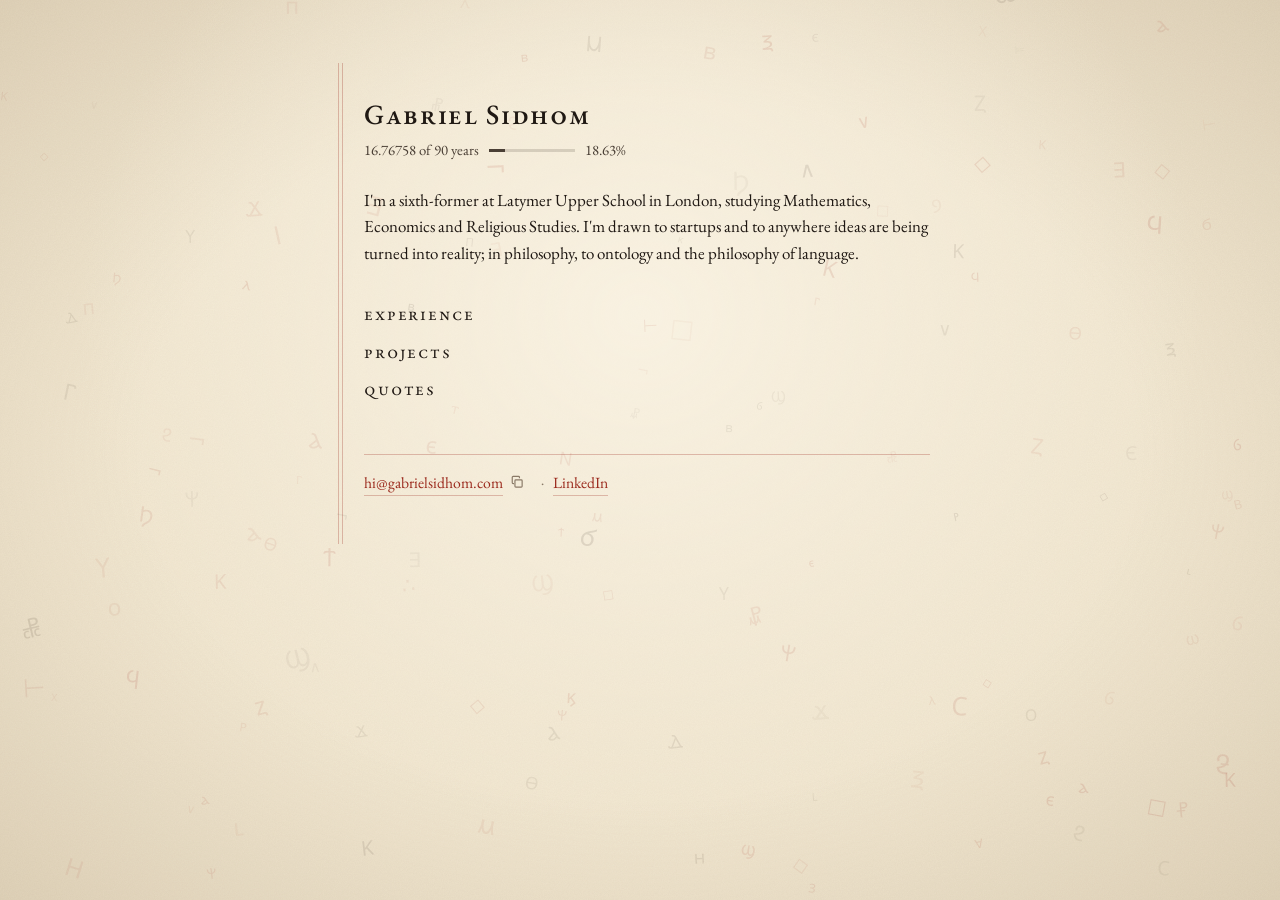
<file: index.html>
<!doctype html>
<html lang="en-GB">
<head>
<meta charset="utf-8">
<meta name="viewport" content="width=device-width, initial-scale=1">
<title>Gabriel Sidhom</title>
<meta name="description" content="Gabriel Sidhom: philosophy, startups and ideas turned into reality.">
<meta property="og:type" content="website">
<meta property="og:title" content="Gabriel Sidhom">
<meta property="og:description" content="Gabriel Sidhom: philosophy, startups and ideas turned into reality.">
<meta property="og:image" content="https://gabrielsidhom.com/og.png">
<meta name="twitter:card" content="summary_large_image">
<meta name="theme-color" content="#f2e8d2">
<link rel="icon" type="image/png" href="favicon.png">
<link rel="apple-touch-icon" href="apple-touch-icon.png">
<link rel="preconnect" href="https://fonts.googleapis.com">
<link rel="preconnect" href="https://fonts.gstatic.com" crossorigin>
<link rel="stylesheet" href="https://fonts.googleapis.com/css2?family=EB+Garamond:ital,wght@0,400;0,500;0,600;1,400;1,500&family=Noto+Sans+Coptic&display=swap">
<link rel="stylesheet" href="assets/site.css">
</head>
<body>
<canvas id="glyphs" aria-hidden="true"></canvas>
<main class="leaf">
  <header class="title">
    <div class="who">
      <h1 class="name">Gabriel Sidhom</h1>
      <p class="life" id="life" aria-hidden="true"><span class="txt"><span class="yrs">0.00000</span> of 90 years</span><span class="bar"><span class="fill"></span></span><span class="pct">0.00%</span></p>
    </div>
  </header>

  <div class="about">
    <p>I'm a sixth-former at Latymer Upper School in London, studying Mathematics, Economics and Religious Studies. I'm drawn to startups and to anywhere ideas are being turned into reality; in philosophy, to ontology and the philosophy of language.</p>
  </div>

  <nav class="contents" aria-label="Pages">
    <a href="experience/" data-go="experience">Experience</a>
    <a href="projects/" data-go="projects">Projects</a>
    <a href="quotes/" data-go="quotes">Quotes</a>
  </nav>

  <footer class="foot">
    <span class="mail" data-mail-slot><noscript>hi [at] gabrielsidhom.com</noscript></span>
    <span class="sep" aria-hidden="true">·</span>
    <a href="https://www.linkedin.com/in/gabrielsidhom" rel="noopener">LinkedIn</a>
  </footer>
</main>
<script src="assets/site.js" defer></script>
</body>
</html>
</file>
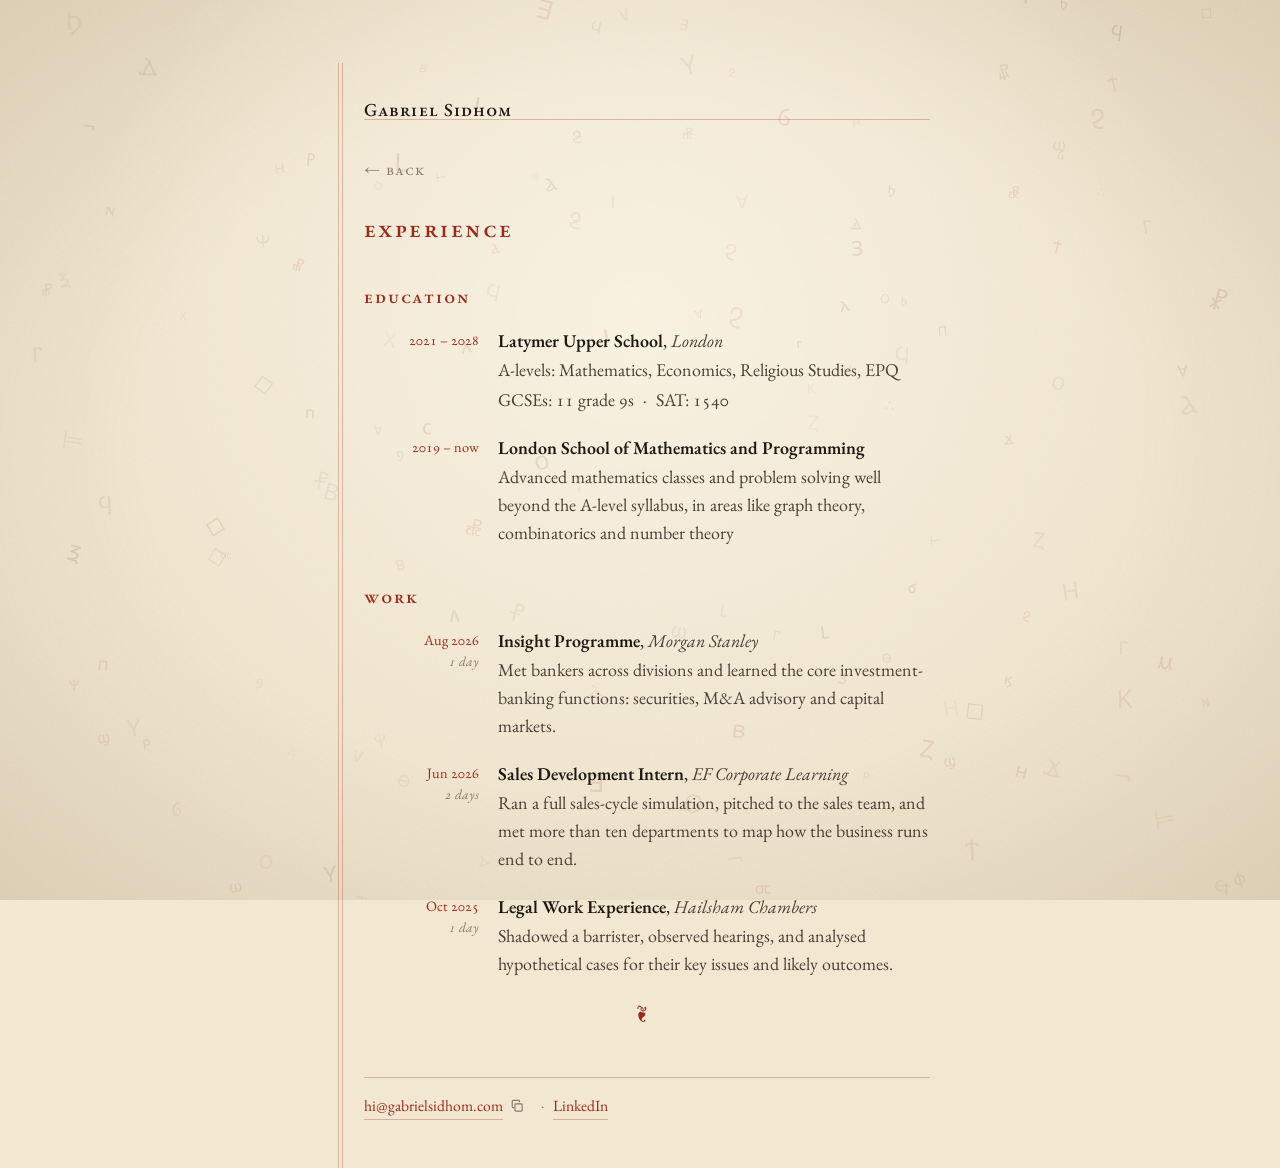
<file: experience/index.html>
<!doctype html>
<html lang="en-GB">
<head>
<meta charset="utf-8">
<meta name="viewport" content="width=device-width, initial-scale=1">
<title>Experience · Gabriel Sidhom</title>
<meta name="description" content="Gabriel Sidhom: philosophy, startups and ideas turned into reality.">
<meta property="og:type" content="website">
<meta property="og:title" content="Experience · Gabriel Sidhom">
<meta property="og:description" content="Gabriel Sidhom: philosophy, startups and ideas turned into reality.">
<meta property="og:image" content="https://gabrielsidhom.com/og.png">
<meta name="twitter:card" content="summary_large_image">
<meta name="theme-color" content="#f2e8d2">
<link rel="icon" type="image/png" href="../favicon.png">
<link rel="apple-touch-icon" href="../apple-touch-icon.png">
<link rel="preconnect" href="https://fonts.googleapis.com">
<link rel="preconnect" href="https://fonts.gstatic.com" crossorigin>
<link rel="stylesheet" href="https://fonts.googleapis.com/css2?family=EB+Garamond:ital,wght@0,400;0,500;0,600;1,400;1,500&family=Noto+Sans+Coptic&display=swap">
<link rel="stylesheet" href="../assets/site.css">
</head>
<body>
<canvas id="glyphs" aria-hidden="true"></canvas>
<main class="leaf">
  <a class="title small" href="../">
    <span class="name">Gabriel Sidhom</span>
  </a>
  <a class="back" href="../" data-go="home">← Back</a>

  <h1>Experience</h1>

  <h2>Education</h2>
    <div class="entry">
      <div class="when">2021 – 2028</div>
      <div class="what"><b>Latymer Upper School</b>, <span class="org">London</span>
        <p>A-levels: Mathematics, Economics, Religious Studies, EPQ</p>
        <p>GCSEs: 11 grade 9s<span class="dot">·</span>SAT: 1540</p>
      </div>
    </div>
    <div class="entry">
      <div class="when">2019 – now</div>
      <div class="what"><b>London School of Mathematics and Programming</b>
        <p>Advanced mathematics classes and problem solving well beyond the A-level syllabus, in areas like graph theory, combinatorics and number theory</p>
      </div>
    </div>

  <h2>Work</h2>
    <div class="entry">
      <div class="when">Aug 2026<span class="len">1 day</span></div>
      <div class="what"><b>Insight Programme</b>, <span class="org">Morgan Stanley</span>
        <p>Met bankers across divisions and learned the core investment-banking functions: securities, M&amp;A advisory and capital markets.</p>
      </div>
    </div>
    <div class="entry">
      <div class="when">Jun 2026<span class="len">2 days</span></div>
      <div class="what"><b>Sales Development Intern</b>, <span class="org">EF Corporate Learning</span>
        <p>Ran a full sales-cycle simulation, pitched to the sales team, and met more than ten departments to map how the business runs end to end.</p>
      </div>
    </div>
    <div class="entry">
      <div class="when">Oct 2025<span class="len">1 day</span></div>
      <div class="what"><b>Legal Work Experience</b>, <span class="org">Hailsham Chambers</span>
        <p>Shadowed a barrister, observed hearings, and analysed hypothetical cases for their key issues and likely outcomes.</p>
      </div>
    </div>

  <div class="fleuron" aria-hidden="true">❦</div>

  <footer class="foot">
    <span class="mail" data-mail-slot><noscript>hi [at] gabrielsidhom.com</noscript></span>
    <span class="sep" aria-hidden="true">·</span>
    <a href="https://www.linkedin.com/in/gabrielsidhom" rel="noopener">LinkedIn</a>
  </footer>
</main>
<script src="../assets/site.js" defer></script>
</body>
</html>
</file>
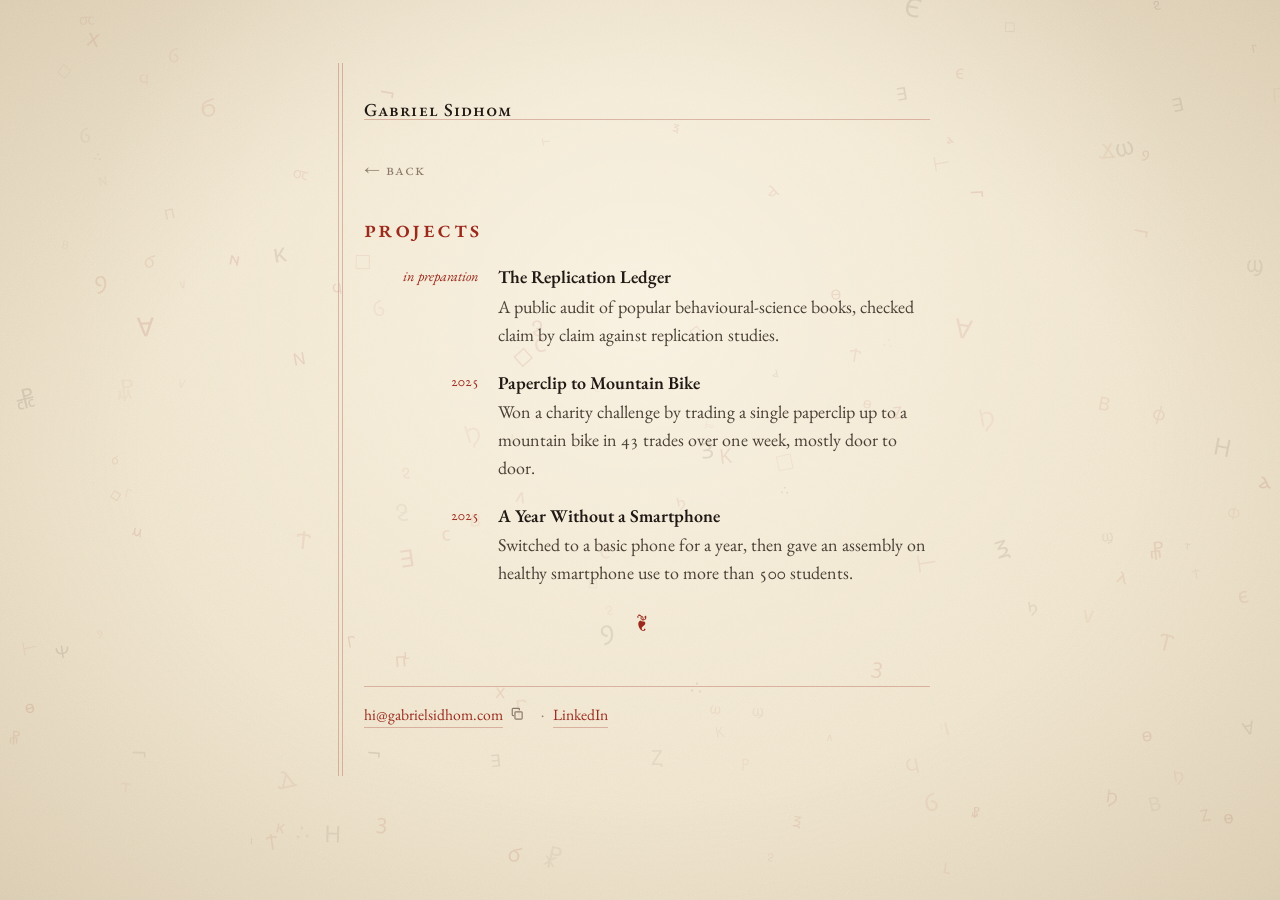
<file: projects/index.html>
<!doctype html>
<html lang="en-GB">
<head>
<meta charset="utf-8">
<meta name="viewport" content="width=device-width, initial-scale=1">
<title>Projects · Gabriel Sidhom</title>
<meta name="description" content="Gabriel Sidhom: philosophy, startups and ideas turned into reality.">
<meta property="og:type" content="website">
<meta property="og:title" content="Projects · Gabriel Sidhom">
<meta property="og:description" content="Gabriel Sidhom: philosophy, startups and ideas turned into reality.">
<meta property="og:image" content="https://gabrielsidhom.com/og.png">
<meta name="twitter:card" content="summary_large_image">
<meta name="theme-color" content="#f2e8d2">
<link rel="icon" type="image/png" href="../favicon.png">
<link rel="apple-touch-icon" href="../apple-touch-icon.png">
<link rel="preconnect" href="https://fonts.googleapis.com">
<link rel="preconnect" href="https://fonts.gstatic.com" crossorigin>
<link rel="stylesheet" href="https://fonts.googleapis.com/css2?family=EB+Garamond:ital,wght@0,400;0,500;0,600;1,400;1,500&family=Noto+Sans+Coptic&display=swap">
<link rel="stylesheet" href="../assets/site.css">
</head>
<body>
<canvas id="glyphs" aria-hidden="true"></canvas>
<main class="leaf">
  <a class="title small" href="../">
    <span class="name">Gabriel Sidhom</span>
  </a>
  <a class="back" href="../" data-go="home">← Back</a>

  <h1>Projects</h1>

    <div class="entry">
      <div class="when"><i>in preparation</i></div>
      <div class="what"><b>The Replication Ledger</b>
        <p>A public audit of popular behavioural-science books, checked claim by claim against replication studies.</p>
      </div>
    </div>
    <div class="entry">
      <div class="when">2025</div>
      <div class="what"><b>Paperclip to Mountain Bike</b>
        <p>Won a charity challenge by trading a single paperclip up to a mountain bike in 43 trades over one week, mostly door to door.</p>
      </div>
    </div>
    <div class="entry">
      <div class="when">2025</div>
      <div class="what"><b>A Year Without a Smartphone</b>
        <p>Switched to a basic phone for a year, then gave an assembly on healthy smartphone use to more than 500 students.</p>
      </div>
    </div>

  <div class="fleuron" aria-hidden="true">❦</div>

  <footer class="foot">
    <span class="mail" data-mail-slot><noscript>hi [at] gabrielsidhom.com</noscript></span>
    <span class="sep" aria-hidden="true">·</span>
    <a href="https://www.linkedin.com/in/gabrielsidhom" rel="noopener">LinkedIn</a>
  </footer>
</main>
<script src="../assets/site.js" defer></script>
</body>
</html>
</file>
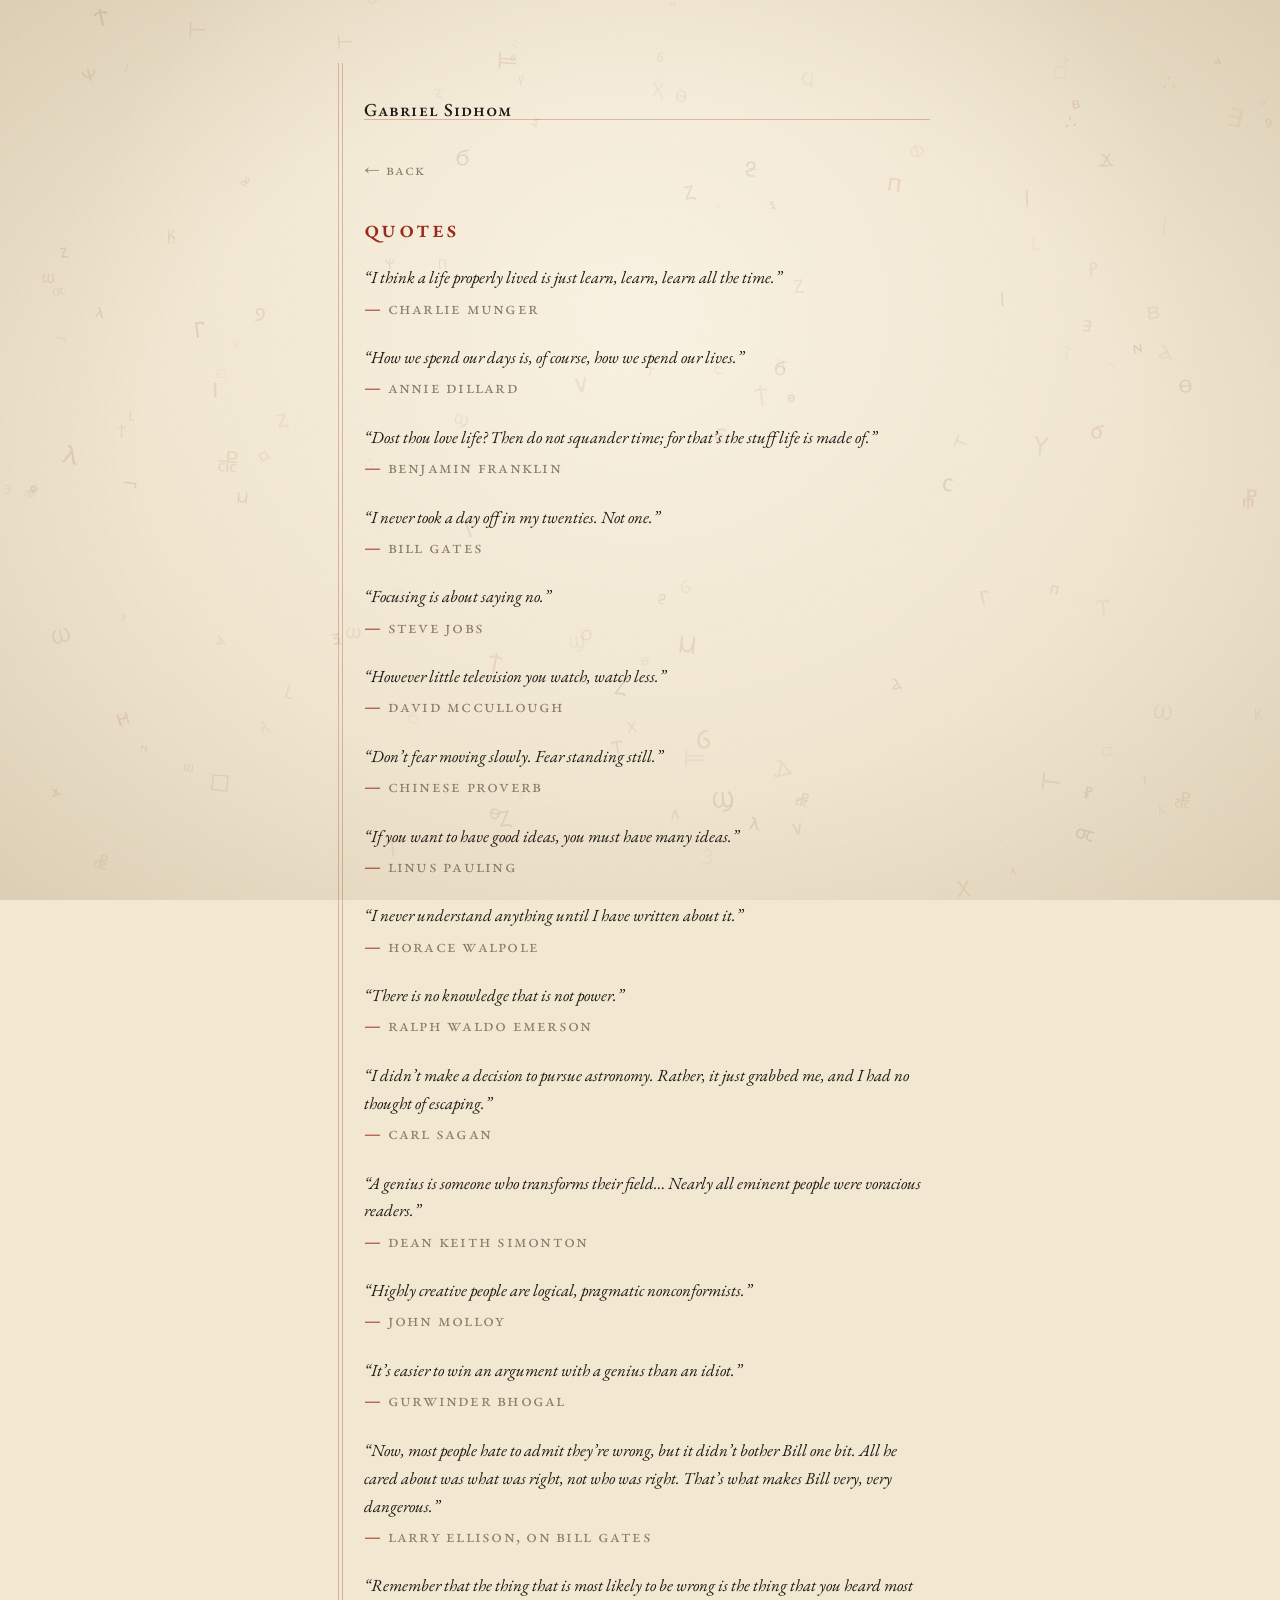
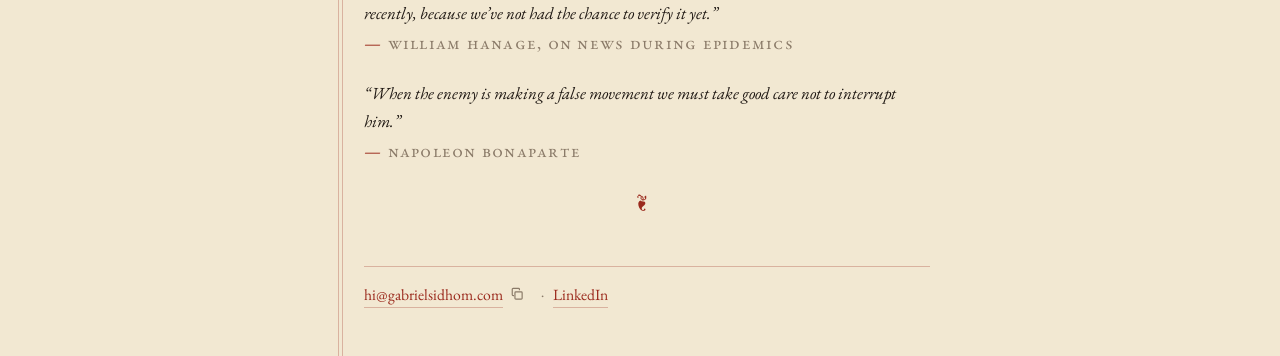
<file: quotes/index.html>
<!doctype html>
<html lang="en-GB">
<head>
<meta charset="utf-8">
<meta name="viewport" content="width=device-width, initial-scale=1">
<title>Quotes · Gabriel Sidhom</title>
<meta name="description" content="Gabriel Sidhom: philosophy, startups and ideas turned into reality.">
<meta property="og:type" content="website">
<meta property="og:title" content="Quotes · Gabriel Sidhom">
<meta property="og:description" content="Gabriel Sidhom: philosophy, startups and ideas turned into reality.">
<meta property="og:image" content="https://gabrielsidhom.com/og.png">
<meta name="twitter:card" content="summary_large_image">
<meta name="theme-color" content="#f2e8d2">
<link rel="icon" type="image/png" href="../favicon.png">
<link rel="apple-touch-icon" href="../apple-touch-icon.png">
<link rel="preconnect" href="https://fonts.googleapis.com">
<link rel="preconnect" href="https://fonts.gstatic.com" crossorigin>
<link rel="stylesheet" href="https://fonts.googleapis.com/css2?family=EB+Garamond:ital,wght@0,400;0,500;0,600;1,400;1,500&family=Noto+Sans+Coptic&display=swap">
<link rel="stylesheet" href="../assets/site.css">
</head>
<body>
<canvas id="glyphs" aria-hidden="true"></canvas>
<main class="leaf">
  <a class="title small" href="../">
    <span class="name">Gabriel Sidhom</span>
  </a>
  <a class="back" href="../" data-go="home">← Back</a>

  <h1>Quotes</h1>

  <div class="quote"><span class="q">“I think a life properly lived is just learn, learn, learn all the time.”</span><span class="who">Charlie Munger</span></div>
  <div class="quote"><span class="q">“How we spend our days is, of course, how we spend our lives.”</span><span class="who">Annie Dillard</span></div>
  <div class="quote"><span class="q">“Dost thou love life? Then do not squander time; for that’s the stuff life is made of.”</span><span class="who">Benjamin Franklin</span></div>
  <div class="quote"><span class="q">“I never took a day off in my twenties. Not one.”</span><span class="who">Bill Gates</span></div>
  <div class="quote"><span class="q">“Focusing is about saying no.”</span><span class="who">Steve Jobs</span></div>
  <div class="quote"><span class="q">“However little television you watch, watch less.”</span><span class="who">David McCullough</span></div>
  <div class="quote"><span class="q">“Don’t fear moving slowly. Fear standing still.”</span><span class="who">Chinese proverb</span></div>
  <div class="quote"><span class="q">“If you want to have good ideas, you must have many ideas.”</span><span class="who">Linus Pauling</span></div>
  <div class="quote"><span class="q">“I never understand anything until I have written about it.”</span><span class="who">Horace Walpole</span></div>
  <div class="quote"><span class="q">“There is no knowledge that is not power.”</span><span class="who">Ralph Waldo Emerson</span></div>
  <div class="quote"><span class="q">“I didn’t make a decision to pursue astronomy. Rather, it just grabbed me, and I had no thought of escaping.”</span><span class="who">Carl Sagan</span></div>
  <div class="quote"><span class="q">“A genius is someone who transforms their field… Nearly all eminent people were voracious readers.”</span><span class="who">Dean Keith Simonton</span></div>
  <div class="quote"><span class="q">“Highly creative people are logical, pragmatic nonconformists.”</span><span class="who">John Molloy</span></div>
  <div class="quote"><span class="q">“It’s easier to win an argument with a genius than an idiot.”</span><span class="who">Gurwinder Bhogal</span></div>
  <div class="quote"><span class="q">“Now, most people hate to admit they’re wrong, but it didn’t bother Bill one bit. All he cared about was what was right, not who was right. That’s what makes Bill very, very dangerous.”</span><span class="who">Larry Ellison, on Bill Gates</span></div>
  <div class="quote"><span class="q">“Remember that the thing that is most likely to be wrong is the thing that you heard most recently, because we’ve not had the chance to verify it yet.”</span><span class="who">William Hanage, on news during epidemics</span></div>
  <div class="quote"><span class="q">“When the enemy is making a false movement we must take good care not to interrupt him.”</span><span class="who">Napoleon Bonaparte</span></div>

  <div class="fleuron" aria-hidden="true">❦</div>

  <footer class="foot">
    <span class="mail" data-mail-slot><noscript>hi [at] gabrielsidhom.com</noscript></span>
    <span class="sep" aria-hidden="true">·</span>
    <a href="https://www.linkedin.com/in/gabrielsidhom" rel="noopener">LinkedIn</a>
  </footer>
</main>
<script src="../assets/site.js" defer></script>
</body>
</html>
</file>
<file: assets/site.css>
/* gabrielsidhom.com: a manuscript leaf. Vellum, iron-gall ink, red rubrics, one gilded initial. */

:root {
  --vellum: #f2e8d2;
  --vellum-hi: #f8f1e1;
  --ink: #1f1813;
  --ink-soft: #4a3f35;
  --faded: #8a7a68;
  --rubric: #9b2a1d;
  --rule: rgba(155, 42, 29, 0.28);
  --gold-1: #8f6316;
  --gold-2: #d9b45a;
  --gold-3: #fbefc0;
  --serif: "EB Garamond", "Cormorant Garamond", Garamond, "Iowan Old Style", Palatino, Georgia, serif;
}

* { box-sizing: border-box; }

html { background-color: var(--vellum); }

/* Vellum: a soft light patch in the middle, darker edges, and a faint grain. Fixed layer so it works on phones too. */
body::before {
  content: "";
  position: fixed;
  inset: 0;
  z-index: 0;
  pointer-events: none;
  background-image:
    radial-gradient(ellipse at 50% 35%, var(--vellum-hi) 0%, rgba(248, 241, 225, 0) 62%),
    radial-gradient(ellipse at 50% 50%, rgba(0, 0, 0, 0) 55%, rgba(120, 90, 50, 0.16) 100%),
    url("data:image/svg+xml,%3Csvg xmlns='http://www.w3.org/2000/svg' width='220' height='220'%3E%3Cfilter id='n'%3E%3CfeTurbulence type='fractalNoise' baseFrequency='0.85' numOctaves='3' stitchTiles='stitch'/%3E%3CfeColorMatrix values='0 0 0 0 0.45 0 0 0 0 0.33 0 0 0 0 0.2 0 0 0 0.09 0'/%3E%3C/filter%3E%3Crect width='100%25' height='100%25' filter='url(%23n)'/%3E%3C/svg%3E");
}

body {
  margin: 0;
  color: var(--ink);
  font-family: var(--serif);
  font-size: 18px;            /* Garamond runs small; this reads like ~16px in most fonts */
  line-height: 1.55;
  font-variant-numeric: oldstyle-nums;
  -webkit-font-smoothing: antialiased;
  text-rendering: optimizeLegibility;
}
::selection { background: rgba(155, 42, 29, 0.85); color: var(--vellum-hi); }

#glyphs { position: fixed; inset: 0; width: 100%; height: 100%; z-index: 0; pointer-events: none; }

/* The text block, ruled like a manuscript page */
.leaf {
  position: relative;
  z-index: 1;
  max-width: 640px;
  margin: 0 auto;
  padding: 11vh 30px 3rem 44px;
}
.leaf::before, .leaf::after {
  content: "";
  position: absolute;
  top: 7vh;
  bottom: 0;
  width: 1px;
  background: var(--rule);
}
.leaf::before { left: 18px; }
.leaf::after { left: 22px; }

/* Title block: gilded initial + name in small capitals */
.title { display: flex; align-items: center; gap: 1rem; margin: 0 0 1.6rem; text-decoration: none; color: inherit; }
.name {
  margin: 0;
  color: var(--ink);
  font-weight: 500;
  font-size: 1.75rem;
  line-height: 1.1;
  letter-spacing: 0.06em;
  font-variant-caps: small-caps;
}
.name .rest { font-variant-caps: all-small-caps; letter-spacing: 0.08em; }

/* Life in years, live: one colour throughout, a little wider than the name */
.who { display: grid; justify-items: start; }
.life {
  contain: inline-size;               /* the name sets the width; this line just reaches slightly past it */
  width: calc(100% + 2.2rem);
  display: flex;
  flex-wrap: wrap;
  align-items: center;
  gap: 0.25rem 0.6rem;
  margin: 0.55rem 0 0;
  font-size: 0.92rem;
  color: var(--ink-soft);
  font-variant-numeric: tabular-nums lining-nums;
  white-space: nowrap;
}
.life .bar { position: relative; flex: 1; min-width: 2.5rem; height: 3px; background: rgba(74, 63, 53, 0.18); }
.life .fill { position: absolute; left: 0; top: 0; bottom: 0; width: 0; background: var(--ink-soft); }

/* Smaller title block on inner pages */
.title.small { margin-bottom: 2.2rem; gap: 0.85rem; }
.title.small .name { font-size: 1.15rem; }
.title.small:hover .name { color: var(--rubric); }

/* Rubrics (red headings) */
h1, h2 {
  color: var(--rubric);
  font-weight: 500;
  font-variant-caps: all-small-caps;
  letter-spacing: 0.1em;
  margin: 0 0 1rem;
}
h1 { font-size: 1.55rem; }
h2 { font-size: 1.15rem; margin-top: 2.2rem; }

p { margin: 0 0 1rem; }
a { color: var(--rubric); text-decoration: none; border-bottom: 1px solid var(--rule); }
a:hover { border-bottom-color: var(--rubric); }

.about { font-size: 1.06rem; color: var(--ink); }

/* Contents (home page) */
.contents { display: flex; flex-direction: column; align-items: flex-start; gap: 0.55rem; margin: 2.1rem 0 0; }
.contents a {
  border: 0;
  color: var(--ink);
  font-variant-caps: all-small-caps;
  letter-spacing: 0.1em;
  font-size: 1.15rem;
}
.contents a::after { content: " →"; color: var(--rubric); opacity: 0; transition: opacity 0.15s; }
.contents a:hover { color: var(--rubric); }
.contents a:hover::after { opacity: 1; }

/* Back link on inner pages */
.back {
  display: inline-block;
  margin: -1.2rem 0 1.6rem;
  border: 0;
  color: var(--faded);
  font-variant-caps: all-small-caps;
  letter-spacing: 0.08em;
  font-size: 1rem;
}
.back:hover { color: var(--rubric); }

/* Entries with the date hanging in the margin */
.entry { display: grid; grid-template-columns: 7.2rem 1fr; gap: 0 1.2rem; margin: 0 0 1.25rem; }
.entry .when { color: var(--rubric); font-size: 0.9rem; text-align: right; padding-top: 0.12rem; font-variant-numeric: oldstyle-nums; }
.entry .when .len { display: block; color: var(--faded); font-style: italic; font-size: 0.85rem; }
.entry .what b { font-weight: 600; }
.entry .dot { color: var(--rubric); padding: 0 0.5em; }
.entry .what .org { font-style: italic; color: var(--ink-soft); }
.entry .what p { margin: 0.1rem 0 0; color: var(--ink-soft); }
.tag { font-style: italic; color: var(--rubric); font-size: 0.92rem; }

/* Quotes */
.quote { margin: 0 0 1.35rem; }
.quote .q { font-style: italic; font-size: 1.06rem; }
.quote .who { display: block; margin-top: 0.15rem; font-variant-caps: all-small-caps; letter-spacing: 0.07em; color: var(--faded); }
.quote .who::before { content: "— "; color: var(--rubric); }
.fleuron { text-align: center; color: var(--rubric); margin: 0.4rem 0 1.4rem; letter-spacing: 0.6em; }

/* Footer */
.foot {
  margin-top: 3.2rem;
  padding-top: 1rem;
  border-top: 1px solid var(--rule);
  display: flex;
  flex-wrap: wrap;
  align-items: baseline;
  gap: 0.3rem 0.6rem;
  font-size: 0.98rem;
  color: var(--ink-soft);
}
.foot .sep { color: var(--faded); }
.mail { display: inline-flex; align-items: baseline; gap: 0.35rem; }
.copy {
  position: relative;
  top: 0.12em;
  display: inline-grid;
  place-items: center;
  width: 1.05rem;
  height: 1.05rem;
  padding: 0;
  border: 0;
  background: none;
  color: var(--faded);
  cursor: pointer;
}
.copy:hover, .copy:focus-visible { color: var(--rubric); }
.copy svg { width: 0.9rem; height: 0.9rem; }
.copied { font-style: italic; font-size: 0.85rem; color: var(--rubric); }

@media (max-width: 620px) {
  body { font-size: 17px; }
  .leaf { padding: 7vh 20px 2.5rem 32px; }
  .leaf::before { left: 12px; }
  .leaf::after { left: 15px; }
  .life { contain: none; width: auto; font-size: 0.8rem; gap: 0.2rem 0.4rem; }
  .life .bar { flex: none; width: 2.4rem; min-width: 0; }
  .name { font-size: 1.45rem; }
  .entry { grid-template-columns: 1fr; }
  .entry .when { text-align: left; padding: 0; }
  .contents .d { display: none; }
}
</file>
